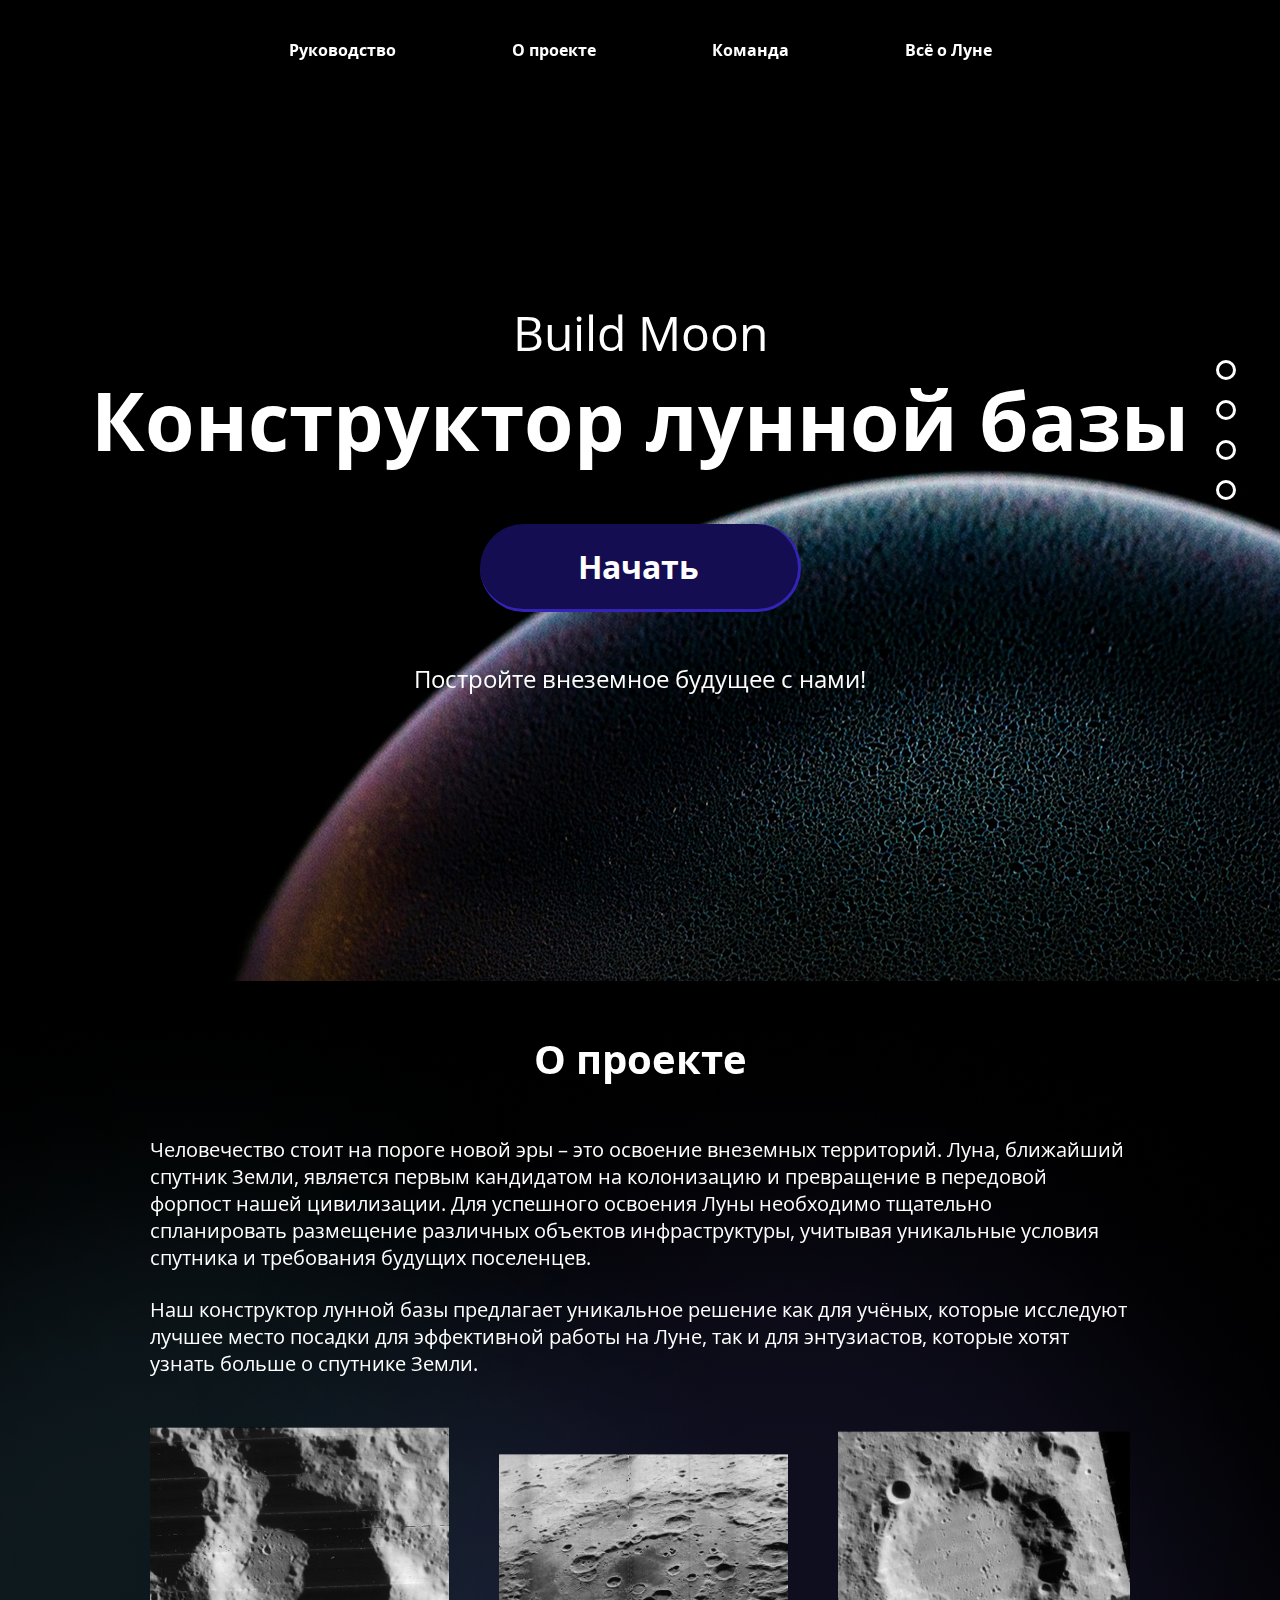
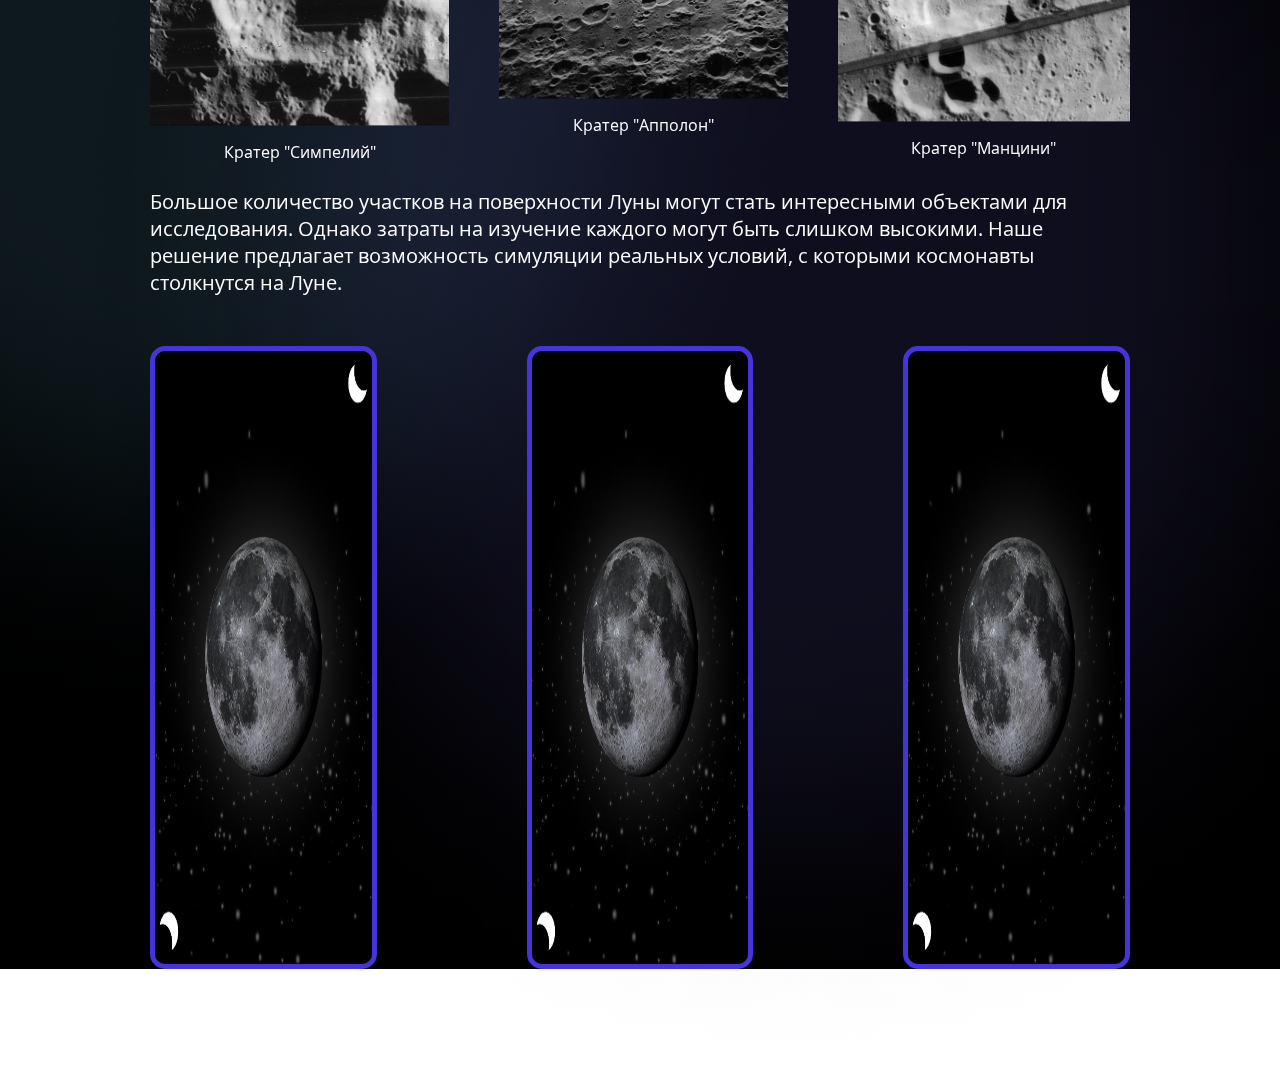
<file: index.html>
<!DOCTYPE html>
<html lang="en">
<head>
    <meta charset="UTF-8">
    <meta name="viewport" content="width=device-width, initial-scale=1.0">
    <title>Document</title>
    <link rel="stylesheet" href="css/style.css">
</head>
<body>
    <div class="dots">
        <a href=""><img src="img/empty_circle.svg" alt=""></a>
        <a href=""><img src="img/empty_circle.svg" alt=""></a>
        <a href=""><img src="img/empty_circle.svg" alt=""></a>
        <a href=""><img src="img/empty_circle.svg" alt=""></a>
    </div>
    <div class="header">
        <div class="header_list">
            <a href="">Руководство</a>
            <a href="#about">О проекте</a>
            <a href="#team">Команда</a>
            <a href="info.html">Всё о Луне</a>
        </div>
    </div>
    <div class="intro">
        <div class="intro_contents">
            <h5>Build Moon</h5>
            <h3>Конструктор лунной базы</h3>
            <a href="constructor.html"><button>Начать</button></a>
            <p>Постройте внеземное будущее с нами!</p>
        </div>
    </div>
    <img src="img/left_ellipse.png" alt="" style="position: absolute;">
    <img src="img/right_ellipse.png" alt="" style="position: absolute; right: 0;">
    <div class="about_project" id="about">
        <h3>О проекте</h3>
        <div class="about__text">
            <p>Человечество стоит на пороге новой эры – это освоение внеземных территорий. Луна, ближайший спутник Земли, является первым кандидатом на колонизацию и превращение в передовой форпост нашей цивилизации. Для успешного освоения Луны необходимо тщательно спланировать размещение различных объектов инфраструктуры, учитывая уникальные условия спутника и требования будущих поселенцев.</p>
            <p>Наш конструктор лунной базы предлагает уникальное решение как для учёных, которые исследуют лучшее место посадки для эффективной работы на Луне, так и для энтузиастов, которые хотят узнать больше о спутнике Земли.</p>
        </div>
        <div class="about_project-craters">
            <div class="about_project-cr">
                <img src="img/Simpelius_crater.png" alt="">
                <p>Кратер "Симпелий"</p>
            </div>
            <div class="about_project-cr">
                <img src="img/Apollo_crater.png" alt="" style="font-weight: bold;">
                <p>Кратер "Апполон"</p>
            </div>
            <div class="about_project-cr">
                <img src="img/Manzinus_crater.png" alt="">
                <p>Кратер "Манцини"</p>
            </div>
        </div>
        <div class="about__text2">
            <p>Большое количество участков на поверхности Луны могут стать интересными объектами для исследования. Однако затраты на изучение каждого могут быть слишком высокими. Наше решение предлагает возможность симуляции реальных условий, с которыми космонавты столкнутся на Луне.</p>
        </div>
        <div class="team" id="team">
            <div class="team__card"><img src="img/card.png" alt=""></div>
            <div class="team__card"><img src="img/card.png" alt=""></div>
            <div class="team__card"><img src="img/card.png" alt=""></div>
        </div>
    </div>
</body>
</html>
</file>
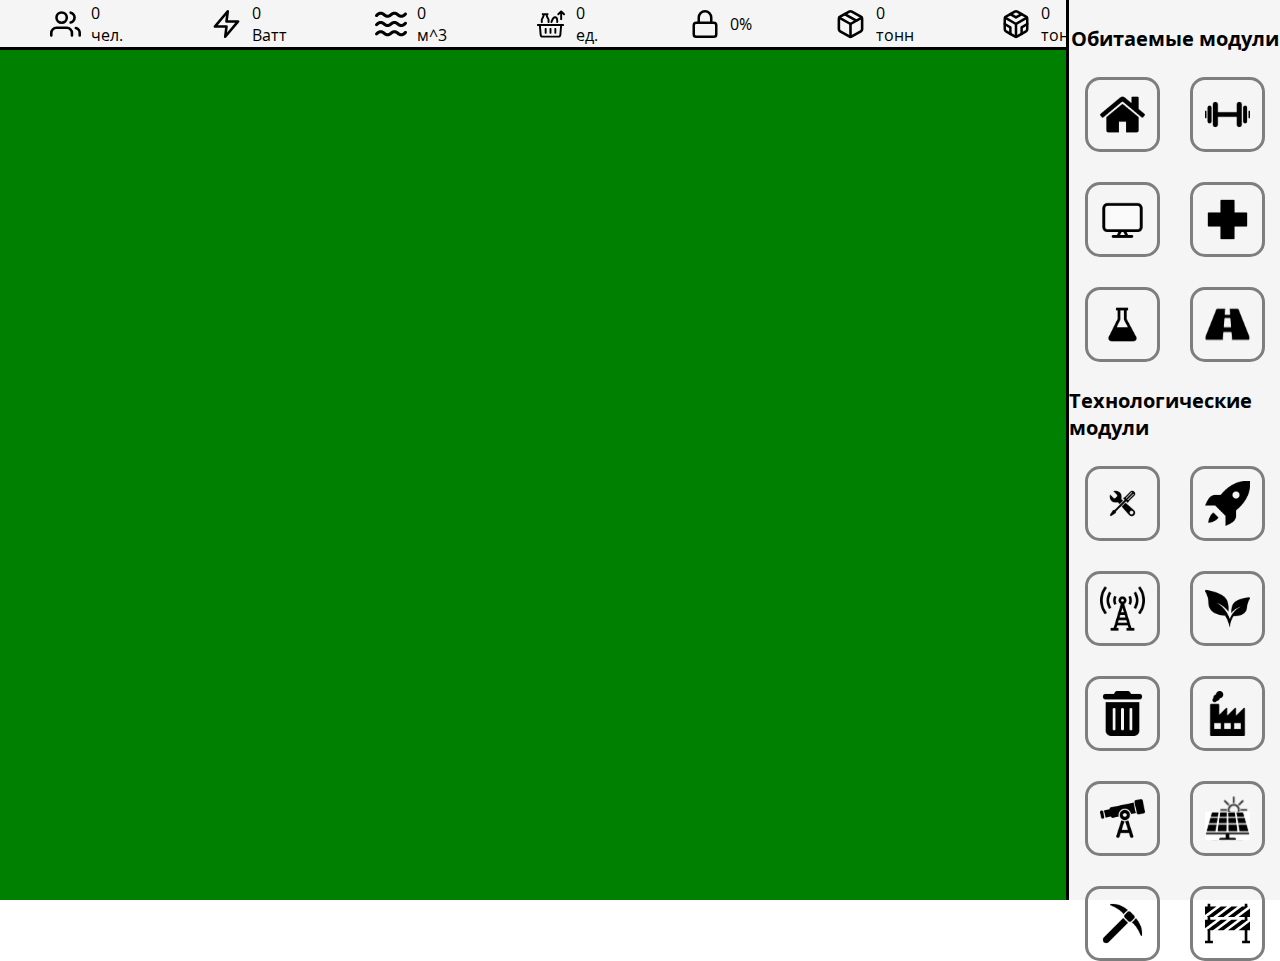
<file: constructor.html>
<!DOCTYPE html>
<html lang="en">
  <head>
    <meta charset="UTF-8" />
    <meta name="viewport" content="width=device-width, initial-scale=1.0" />
    <title>Конструктор</title>
    <link rel="stylesheet" href="css/constructor.css" />
  </head>
  <body>
    <div class="contents">
      <div class="left">
        <div class="stats">
          <div class="parameter">
            <img src="img/stats_icons/population.svg" alt="population" />
            <p><span id="population"></span> чел.</p>
          </div>
          <div class="parameter">
            <img src="img/stats_icons/electricity.svg" alt="electricity" />
            <p><span id="electricity"></span> Ватт</p>
          </div>
          <div class="parameter">
            <img src="img/stats_icons/water.svg" alt="water" />
            <p><span id="water"></span> м^3</p>
          </div>
          <div class="parameter">
            <img src="img/stats_icons/food.svg" alt="food" />
            <p><span id="food"></span> ед.</p>
          </div>
          <div class="parameter">
            <img src="img/stats_icons/security.svg" alt="security" />
            <p><span id="danger"></span>%</p>
          </div>
          <div class="parameter">
            <img src="img/stats_icons/materials.svg" alt="materials" />
            <p><span id="material"></span> тонн</p>
          </div>
          <div class="parameter">
            <img src="img/stats_icons/regolith.svg" alt="regolith" />
            <p><span id="regolith"></span> тонн</p>
          </div>
        </div>
        <div class="main__block"></div>
      </div>
      <div class="right">
        <div class="right__contents">
          <h2>Обитаемые модули</h2>
          <div class="habitable_modules">
            <div class="building"><img src="img/modules_icons/home.svg" alt="home" /></div>
            <div class="building"><img src="img/modules_icons/sport.svg" alt="sport" /></div>
            <div class="building"><img src="img/modules_icons/administration.svg" alt="administration" /></div>
            <div class="building"><img src="img/modules_icons/medical.svg" alt="medical" /></div>
            <div class="building"><img src="img/modules_icons/research.svg" alt="research" /></div>
            <div class="building"><img src="img/modules_icons/road.svg" alt="road" /></div>
          </div>
          <h2>Технологические модули</h2>
          <div class="technological_modules">
            <div class="building"><img src="img/modules_icons/fix.svg" alt="fix" /></div>
            <div class="building"><img src="img/modules_icons/cosmodrome.svg" alt="cosmodrome" /></div>
            <div class="building"><img src="img/modules_icons/radio_tower.svg" alt="radio_tower" /></div>
            <div class="building"><img src="img/modules_icons/plants.svg" alt="plants" /></div>
            <div class="building"><img src="img/modules_icons/trash.svg" alt="trash" /></div>
            <div class="building"><img src="img/modules_icons/factory.svg" alt="factory" /></div>
            <div class="building"><img src="img/modules_icons/astro_place.svg" alt="astro_place" /></div>
            <div class="building"><img src="img/modules_icons/solar_panels.svg" alt="solar_panels" /></div>
            <div class="building"><img src="img/modules_icons/mine.svg" alt="mine" /></div>
            <div class="building"><img src="img/modules_icons/danger.svg" alt="danger" /></div>
          </div>
        </div>
      </div>
    </div>
  </body>
  <script src="js/main.js"></script>
</html>
</file>
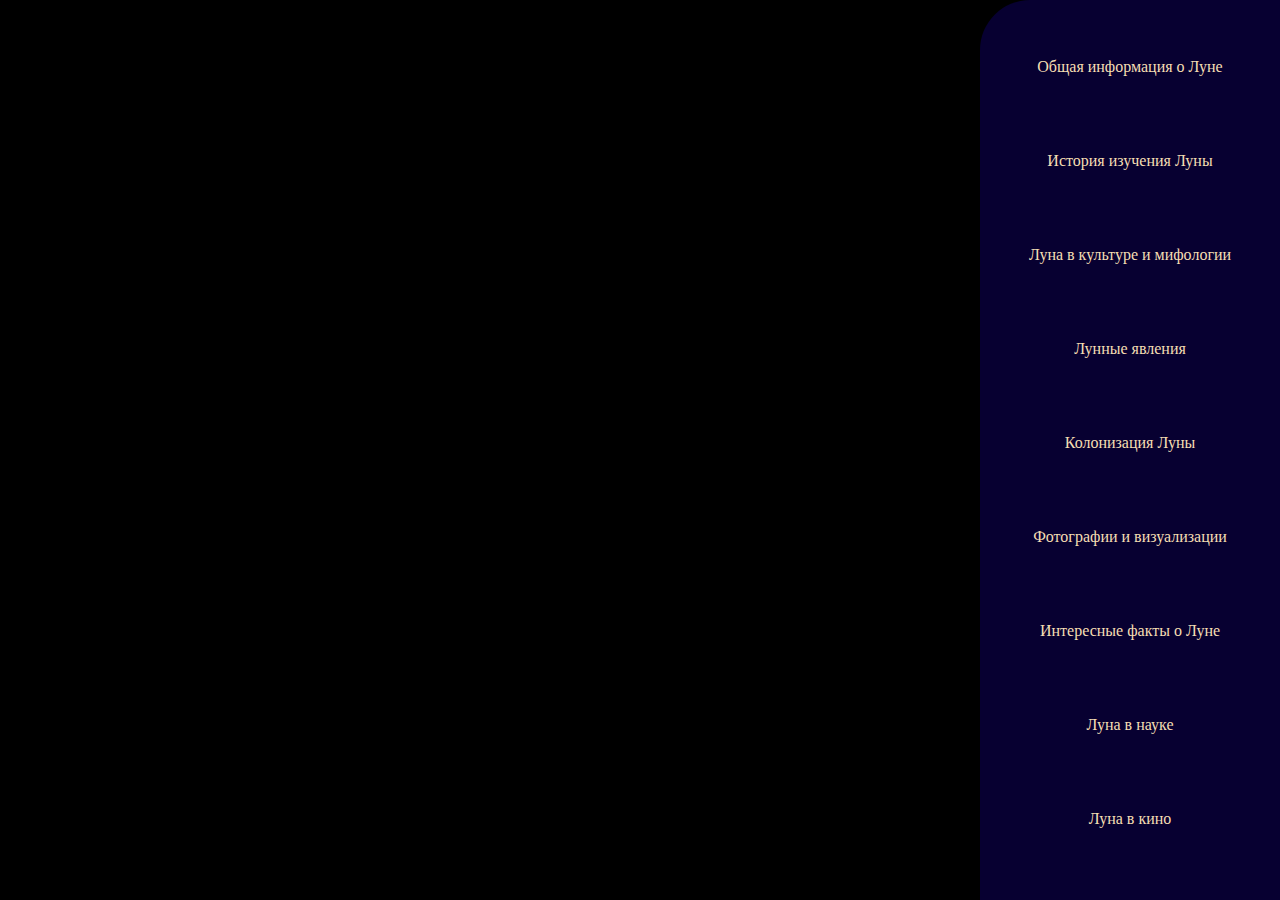
<file: info.html>
<!DOCTYPE html>
<html lang="en">
<head>
    <meta charset="UTF-8">
    <meta http-equiv="X-UA-Compatible" content="IE=edge">
    <meta name="viewport" content="width=device-width, initial-scale=1.0">
    <title>Информация о Луне</title>
    <link rel="stylesheet" href="css/info.css">
</head>
<body>
    <section>
        <div class="block-info">
            <div class="block-info-left"></div>
            <div class="block-info-right">
                <div class="info_list">
                    <!-- Пункт 1 -->
                    <div class="info_list-item">
                        <p class="info_list-txt">Общая информация о Луне</p>
                        <div class="sub-items">
                            <p>Характеристики Луны</p>
                            <p>Происхождение Луны</p>
                            <p>Физические параметры</p>
                            <p>Орбита и фазы Луны</p>
                        </div>
                    </div>

                    <!-- Пункт 2 -->
                    <div class="info_list-item">
                        <p class="info_list-txt">История изучения Луны</p>
                        <div class="sub-items">
                            <p>Первые наблюдения Луны</p>
                            <p>Миссии "Аполлон"</p>
                            <p>Советская лунная программа</p>
                            <p>Современные исследования</p>
                        </div>
                    </div>

                    <!-- Пункт 3 -->
                    <div class="info_list-item">
                        <p class="info_list-txt">Луна в культуре и мифологии</p>
                        <div class="sub-items">
                            <p>Луна в мифах и легендах</p>
                            <p>Луна в искусстве и литературе</p>
                            <p>Луна в астрологии и символике</p>
                        </div>
                    </div>

                    <!-- Пункт 4 -->
                    <div class="info_list-item">
                        <p class="info_list-txt">Лунные явления</p>
                        <div class="sub-items">
                            <p>Лунные затмения</p>
                            <p>Суперлуние</p>
                            <p>Голубая Луна</p>
                            <p>Приливы и отливы</p>
                        </div>
                    </div>

                    <!-- Пункт 5 -->
                    <div class="info_list-item">
                        <p class="info_list-txt">Колонизация Луны</p>
                        <div class="sub-items">
                            <p>Планы NASA и других стран</p>
                            <p>Лунные базы и технологии</p>
                            <p>Использование ресурсов Луны</p>
                            <p>Проблемы и перспективы</p>
                        </div>
                    </div>

                    <!-- Пункт 6 -->
                    <div class="info_list-item">
                        <p class="info_list-txt">Фотографии и визуализации</p>
                        <div class="sub-items">
                            <p>Фото Луны с Земли</p>
                            <p>Снимки с лунных миссий</p>
                            <p>3D-модели Луны</p>
                            <p>Видео и анимации</p>
                        </div>
                    </div>

                    <!-- Пункт 7 -->
                    <div class="info_list-item">
                        <p class="info_list-txt">Интересные факты о Луне</p>
                        <div class="sub-items">
                            <p>Почему Луна всегда повернута одной стороной?</p>
                            <p>Сколько времени нужно, чтобы долететь до Луны?</p>
                            <p>Может ли Луна улететь от Земли?</p>
                            <p>Что такое "темная сторона Луны"?</p>
                        </div>
                    </div>

                    <!-- Пункт 8 -->
                    <div class="info_list-item">
                        <p class="info_list-txt">Луна в науке</p>
                        <div class="sub-items">
                            <p>Луна и гравитация</p>
                            <p>Луна и климат Земли</p>
                            <p>Луна как объект исследований</p>
                        </div>
                    </div>

                    <!-- Пункт 9 -->
                    <div class="info_list-item">
                        <p class="info_list-txt">Луна в кино</p>
                        <div class="sub-items">
                            <p>Классические фильмы о Луне</p>
                            <p>Документальные фильмы</p>
                            <p>Луна в фантастике</p>
                        </div>
                    </div>

                    <!-- Пункт 10 -->
                    <div class="info_list-item">
                        <p class="info_list-txt">Луна в играх</p>
                        <div class="sub-items">
                            <p>Луна в видеоиграх</p>
                            <p>Образ Луны в настольных играх</p>
                            <p>Луна в VR-симуляторах</p>
                        </div>
                    </div>
                </div>
            </div>
        </div>
    </section>
    <script src="js/info.js"></script>
</body>
</html>
</file>
<file: css/info.css>
body {
    margin: 0;
    padding: 0;
}

.block-info-right {
    background-color: #070031;
    width: 300px;
    height: 100vh;
    justify-self: end;
    position: fixed;
    border-top-left-radius: 50px;
}

.block-info-left {
    background-color: black;
    height: 100vh;
    width: 100vw;
}

.block-info {
    display: grid;
}

.info_list {
    display: flex;
    flex-direction: column;
    align-items: center;
    gap: 24px;
    padding: 32px 0 0 0;
}

.info_list-item {
    display: flex;
    flex-direction: column;
    align-items: center;
    width: 100%;
}

.info_list-txt {
    text-decoration: none;
    color: wheat;
    cursor: pointer;
    text-align: center;
    width: 100%;
    padding: 10px 0;
}

.sub-items {
    display: none;
    flex-direction: column;
    gap: 10px;
    padding: 10px 0 0 20px;
    opacity: 0;
    /* Начальное смещение вверх */
    transform: translateY(-20px); 
    transition: opacity 0.3s ease, transform 0.3s ease;
}

.sub-items p {
    margin: 0;
    color: wheat;
}

/* Анимация появления */
@keyframes slideIn {
    from {
        opacity: 0;
        transform: translateY(-20px);
    }
    to {
        opacity: 1;
        transform: translateY(0);
    }
}

/* Анимация исчезновения */
@keyframes slideOut {
    from {
        opacity: 1;
        transform: translateY(0);
    }
    to {
        opacity: 0;
        transform: translateY(-20px);
    }
}

/* Класс для анимации появления */
.sub-items.visible {
    display: flex;
    animation: slideIn 0.3s ease forwards;
}

/* Класс для анимации исчезновения */
.sub-items.hidden {
    animation: slideOut 0.3s ease forwards;
}
</file>
<file: css/style.css>
@import "reset.css";

@font-face {
    font-family: OpenSans-Bold;
    src: url(../fonts/OpenSans-Bold.ttf);
}

@font-face {
    font-family: OpenSans-Regular;
    src: url(../fonts/OpenSans-Regular.ttf);
}

*{
    z-index: 1;
}

/* Хэдер */

.header{
    background-color: black;
    height: 100px;
    width: 100%;
    display: flex;
    align-items: center;
    justify-content: center;
}

.header_list{
    display: flex;
    gap: 116px;
    color: white;
    font-size: 16px;
    font-family: OpenSans-Bold;
}

.header_list a{
    text-decoration: none;
    color: white;
}

.dots{
    display: flex;
    flex-direction: column;
    gap: 20px;
    position: sticky;
    top: 40%;
    margin-left: 95vw;
    height: 0;
}

.dots img{
    width: 20px;
    height: 20px;
}

/* Интро */

.intro{
    background-color: black;
    background-image: url(../img/introbg.png);
    color: white;
    height: 880.79px;
    width: 100%;
}

.intro_contents{
    display: flex;
    flex-direction: column;
    align-items: center;
    padding-top: 200px;
}

.intro_contents h3{
    font-size: 80px;
    font-family: OpenSans-Bold;
}

.intro_contents h5{
    font-size: 48px;
    font-family: OpenSans-Regular;
}

.intro_contents button{
    font-size: 32px;
    font-family: OpenSans-Bold;
    width: 321px;
    height: 88px;
    /* Кнопка */
    background-color: #140D52;
    border: solid #3324B6;
    border-top: 3px;
    border-left: 3px;
    border-radius: 100px;
    margin: 50px 0px 50px 0px;
    transition-duration: 0.1s;
    /* Убираем эффект гиперссылки */
    text-decoration: none;
    color: white;
}

/* Наводка на кнопку "Начать" */
.intro_contents button:hover{
    background-color: #1b1170;
    border: solid #4434da;
    border-top: 3px;
    border-left: 3px;
    border-radius: 100px;
}

.intro_contents p{
    font-size: 24px;
    font-family: OpenSans-Regular;
}


.about_project{
    background-color: black;
    color: #fff;
    display: grid;
    grid-template-rows: auto auto auto;
    padding: 50px 150px 0px 150px;
}

.about__text{
    margin-top: 50px;
    font-family: OpenSans-Regular;
    font-size: 20px;
    display: flex;
    flex-direction: column;
    gap: 25px;
}

.about_project h3{
    font-size: 40px;
    font-family: OpenSans-Bold;
    display: flex;
    flex-direction: column;
    align-items: center;
}

.about_project-craters{
    margin-top: 50px;
    display: grid;
    grid-template-columns: auto auto auto;
    justify-content: center;
    align-items: center;
    gap: 50px;
    font-family: OpenSans-Regular;
}

.about_project-cr{
    display: flex;
    flex-direction: column;
    align-items: center;
    gap: 15px;
}

.about__text2{
    margin-top: 25px;
    font-family: OpenSans-Regular;
    font-size: 20px;
    display: flex;
    flex-direction: column;
    gap: 25px;
}

.team{
    margin-top: 50px;
    display: flex;
    gap: 150px;
}

.team__card img{
    width: 458px;
    height: 623px;
    background-color: black;
    border: #4434da solid 5px;
    border-radius: 15px;
}
</file>
<file: css/constructor.css>
@import "reset.css";

@font-face {
  font-family: OpenSans-Bold;
  src: url(../fonts/OpenSans-Bold.ttf);
}

@font-face {
  font-family: OpenSans-Regular;
  src: url(../fonts/OpenSans-Regular.ttf);
}

.contents {
  display: flex;
  height: 100vh;
  width: 100%;
}

.left {
  width: 100%;
}

.stats {
  width: 100%;
  height: 50px;
  background-color: whitesmoke;
  border: black solid;
  border-top: 5px;
  border-right: 5px;
  border-left: 5px;
  display: flex;
  gap: 100px;
  align-items: center;
  font-family: OpenSans-Regular;
  padding-left: 50px;
}

.main__block {
  width: 100%;
  height: calc(100% - 50px);
  background-color: green;
}

.right__contents h2{
    display: flex;
    justify-content: center;
    padding-top: 25px;
    font-family: OpenSans-Bold;
    font-size: 20px;
}

.habitable_modules {
  display: flex;
  justify-content: center;
  gap: 30px;
  margin-top: 25px;
}

.technological_modules {
  display: flex;
  justify-content: center;
  gap: 30px;
  margin-top: 25px;
}

.parameter {
  display: flex;
  gap: 10px;
  align-items: center;
}

.parameter img {
  width: 32px;
  height: 32px;
}

.building {
  width: 75px;
  height: 75px;
  border: solid 3px #7e7e7e;
  border-radius: 15px;
  display: flex;
  align-items: center;
  justify-content: center;
}

.building img{
  width: 45px;
  height: 45px;
}

.building:hover {
  box-shadow: 0px 0px 15px 0px #b356fa;
    transition-duration: 0.1s;
}

.right {
  width: 20%;
  height: 100%;
  background-color: whitesmoke;
  border: black solid;
  border-top: 5px;
  border-right: 5px;
  border-bottom: 5px;
}

.right__contents {
  display: flex;
  flex-direction: column;
  justify-content: center;
}

.habitable_modules {
  display: grid;
  grid-template-columns: auto auto;
  grid-template-rows: auto auto auto;
}

.technological_modules {
  display: grid;
  grid-template-columns: auto auto;
  grid-template-rows: auto auto auto auto auto;
}
</file>
